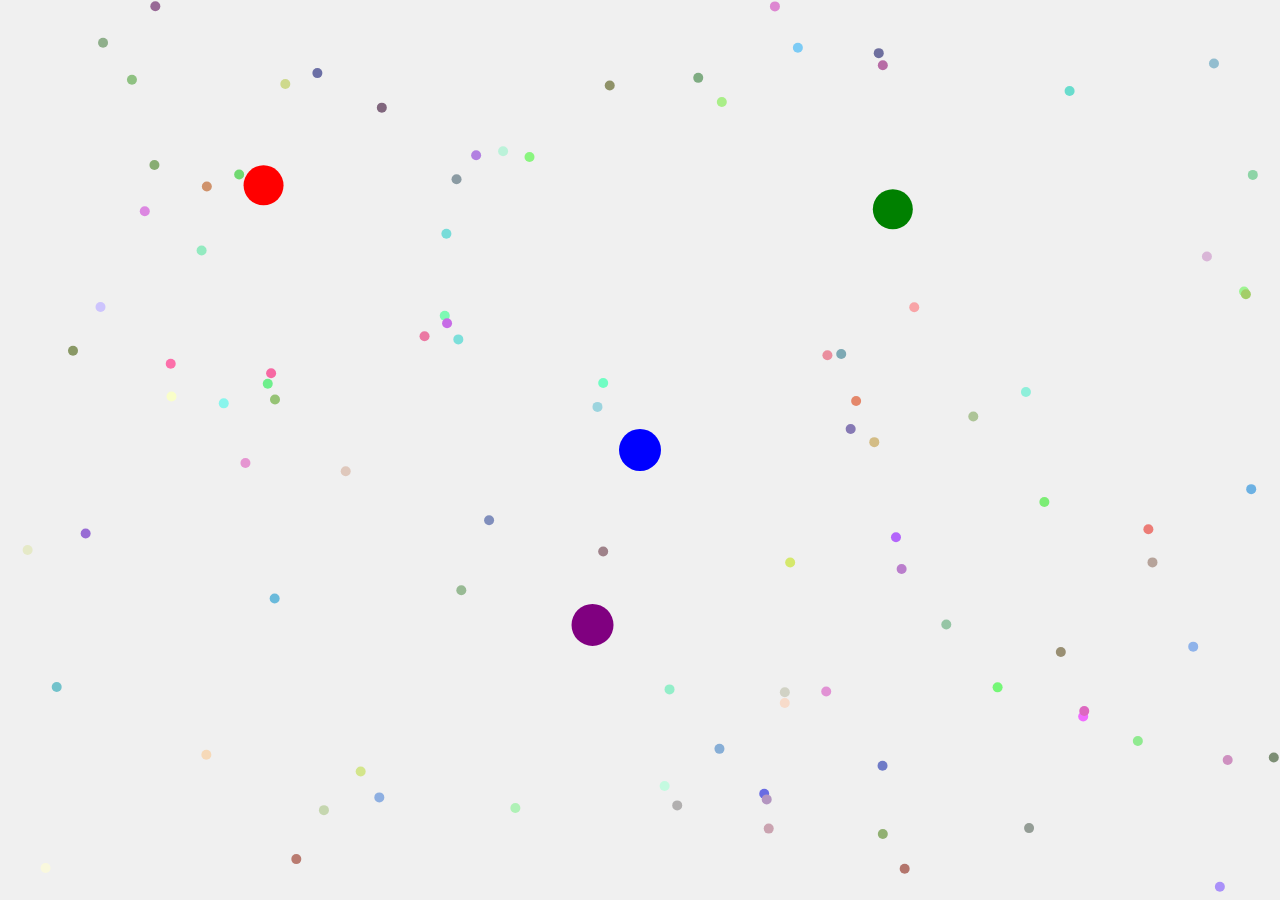
<file: aiwebapp.html>
<!DOCTYPE html>
<html lang="en">
<head>
  <meta charset="UTF-8">
  <meta name="viewport" content="width=device-width, initial-scale=1.0">
  <title>Agar.io Clone</title>
  <style>
    body {
      margin: 0;
      overflow: hidden;
      font-family: Arial, sans-serif;
      background: #f0f0f0;
    }

    canvas {
      display: block;
    }

    #endScreen {
      position: absolute;
      top: 0;
      left: 0;
      width: 100%;
      height: 100%;
      background-color: rgba(0, 0, 0, 0.8);
      display: flex;
      justify-content: center;
      align-items: center;
      flex-direction: column;
      color: white;
      font-size: 2em;
      z-index: 10;
      display: none;
    }

    #playAgain {
      padding: 10px 20px;
      margin-top: 20px;
      font-size: 1em;
      background-color: #007bff;
      color: white;
      border: none;
      border-radius: 5px;
      cursor: pointer;
    }

    #playAgain:hover {
      background-color: #0056b3;
    }
  </style>
</head>
<body>
  <canvas id="gameCanvas"></canvas>
  <div id="endScreen">
    <div id="endMessage"></div>
    <button id="playAgain">Play Again</button>
  </div>

  <script>
    const canvas = document.getElementById('gameCanvas');
    const ctx = canvas.getContext('2d');
    const endScreen = document.getElementById('endScreen');
    const endMessage = document.getElementById('endMessage');
    const playAgain = document.getElementById('playAgain');

    canvas.width = window.innerWidth;
    canvas.height = window.innerHeight;

    // Player variables
    const player = {
      x: canvas.width / 2,
      y: canvas.height / 2,
      radius: 20,
      color: 'blue',
      speed: 2,
      dx: 0,
      dy: 0,
    };

    // AI opponents
    const aiBots = [
      { x: canvas.width / 4, y: canvas.height / 4, radius: 20, color: 'red', speed: 1.5, targetX: 0, targetY: 0 },
      { x: (canvas.width / 4) * 3, y: canvas.height / 4, radius: 20, color: 'green', speed: 1.5, targetX: 0, targetY: 0 },
      { x: canvas.width / 2, y: (canvas.height / 4) * 3, radius: 20, color: 'purple', speed: 1.5, targetX: 0, targetY: 0 },
    ];

    // Food variables
    const foodCount = 100;
    const foodArray = [];

    let gameRunning = true;

    // Utility functions
    function random(min, max) {
      return Math.random() * (max - min) + min;
    }

    function generateFood() {
      for (let i = 0; i < foodCount; i++) {
        foodArray.push({
          x: random(0, canvas.width),
          y: random(0, canvas.height),
          radius: 5,
          color: `rgb(${random(100, 255)}, ${random(100, 255)}, ${random(100, 255)})`,
        });
      }
    }

    function drawCircle(x, y, radius, color) {
      ctx.beginPath();
      ctx.arc(x, y, radius, 0, Math.PI * 2);
      ctx.fillStyle = color;
      ctx.fill();
      ctx.closePath();
    }

    function handleCollisions(entity) {
      for (let i = foodArray.length - 1; i >= 0; i--) {
        const food = foodArray[i];
        const dx = entity.x - food.x;
        const dy = entity.y - food.y;
        const distance = Math.sqrt(dx * dx + dy * dy);

        if (distance < entity.radius + food.radius) {
          foodArray.splice(i, 1); // Remove the food
          entity.radius += 1;    // Increase entity size
        }
      }
    }

    function updatePlayer() {
      player.x += player.dx * player.speed;
      player.y += player.dy * player.speed;

      // Keep player within bounds
      if (player.x - player.radius < 0) player.x = player.radius;
      if (player.x + player.radius > canvas.width) player.x = canvas.width - player.radius;
      if (player.y - player.radius < 0) player.y = player.radius;
      if (player.y + player.radius > canvas.height) player.y = canvas.height - player.radius;
    }

    function updateAI(bot) {
      const dx = bot.targetX - bot.x;
      const dy = bot.targetY - bot.y;
      const distance = Math.sqrt(dx * dx + dy * dy);

      if (distance > 1) {
        bot.x += (dx / distance) * bot.speed;
        bot.y += (dy / distance) * bot.speed;
      } else {
        bot.targetX = random(0, canvas.width);
        bot.targetY = random(0, canvas.height);
      }
    }

    function endGame(message) {
      gameRunning = false;
      endScreen.style.display = 'flex';
      endMessage.textContent = message;
    }

    function checkGameOver() {
      for (let i = aiBots.length - 1; i >= 0; i--) {
        const bot = aiBots[i];
        const dx = player.x - bot.x;
        const dy = player.y - bot.y;
        const distance = Math.sqrt(dx * dx + dy * dy);

        if (distance < player.radius + bot.radius) {
          if (player.radius > bot.radius) {
            player.radius += bot.radius / 2; // Grow the player
            aiBots.splice(i, 1); // Remove eaten bot
          } else {
            endGame('You Lose!');
            return;
          }
        }
      }

      if (aiBots.length === 0) {
        endGame('You Win!');
      }
    }

    function update() {
      if (!gameRunning) return;

      // Clear canvas
      ctx.clearRect(0, 0, canvas.width, canvas.height);

      // Draw player
      drawCircle(player.x, player.y, player.radius, player.color);

      // Draw AI bots
      aiBots.forEach(bot => drawCircle(bot.x, bot.y, bot.radius, bot.color));

      // Draw food
      foodArray.forEach(food => drawCircle(food.x, food.y, food.radius, food.color));

      // Update entities
      updatePlayer();
      aiBots.forEach(updateAI);

      // Handle collisions
      handleCollisions(player);
      aiBots.forEach(handleCollisions);

      // Check game over
      checkGameOver();

      requestAnimationFrame(update);
    }

    // Control player direction
    window.addEventListener('keydown', (e) => {
      if (e.key === 'ArrowUp') { player.dy = -1; player.dx = 0; }
      if (e.key === 'ArrowDown') { player.dy = 1; player.dx = 0; }
      if (e.key === 'ArrowLeft') { player.dx = -1; player.dy = 0; }
      if (e.key === 'ArrowRight') { player.dx = 1; player.dy = 0; }
    });

    // Restart the game
    playAgain.addEventListener('click', () => {
      window.location.reload();
    });

    // Resize canvas on window resize
    window.addEventListener('resize', () => {
      canvas.width = window.innerWidth;
      canvas.height = window.innerHeight;
    });

    // Initialize
    generateFood();
    update();
  </script>
</body>
</html>
</file>
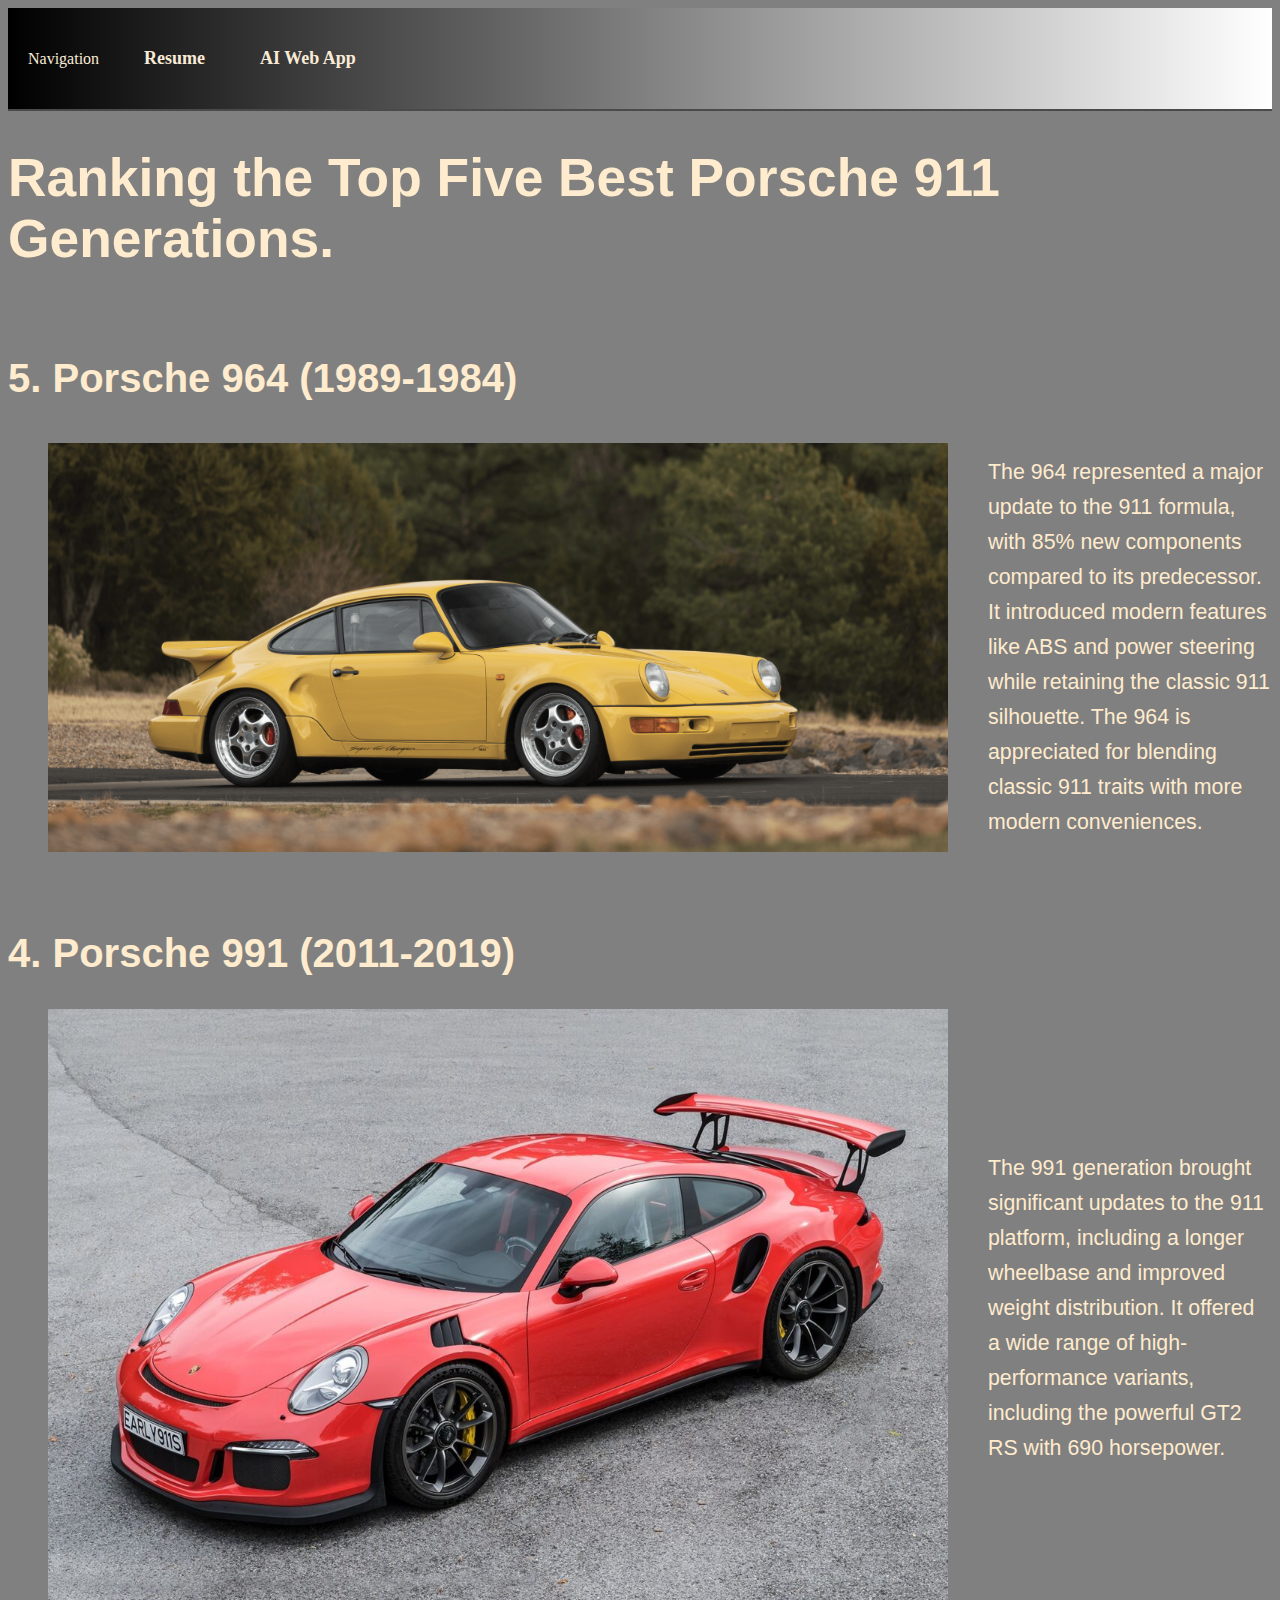
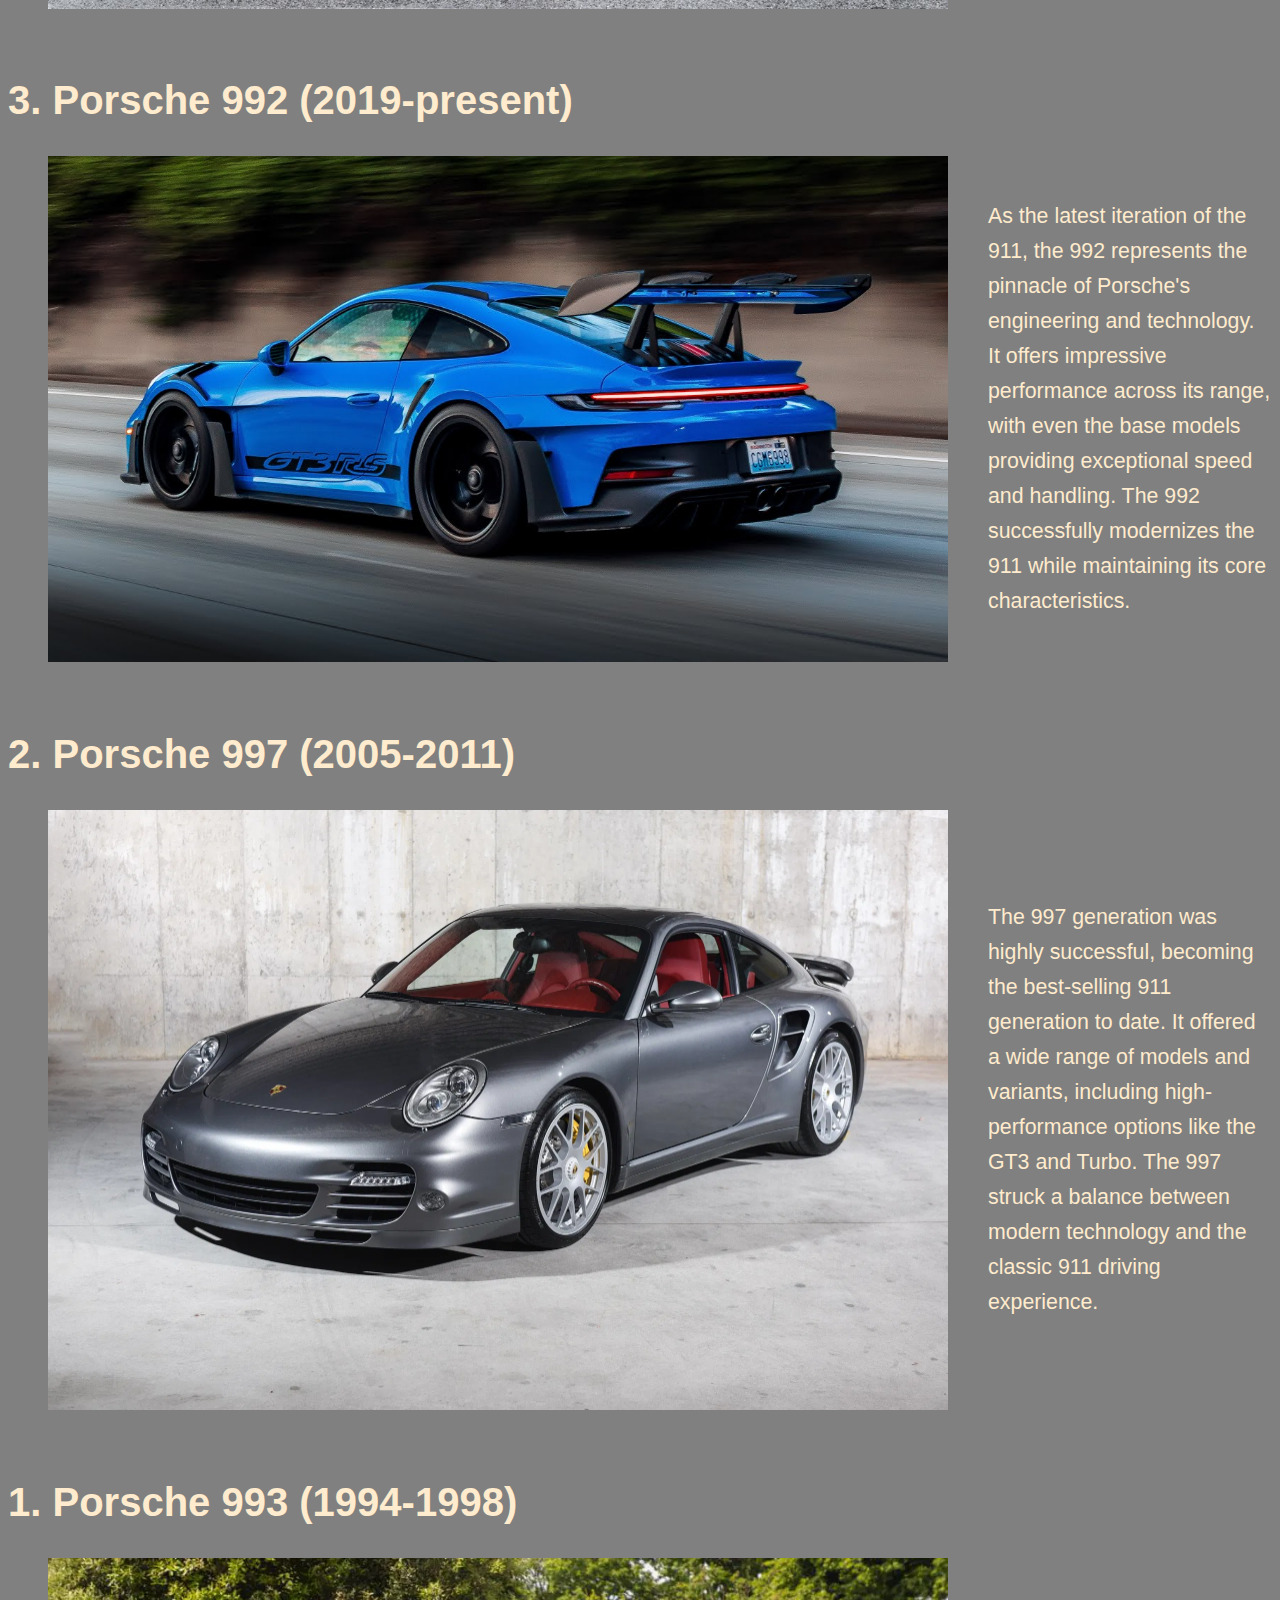
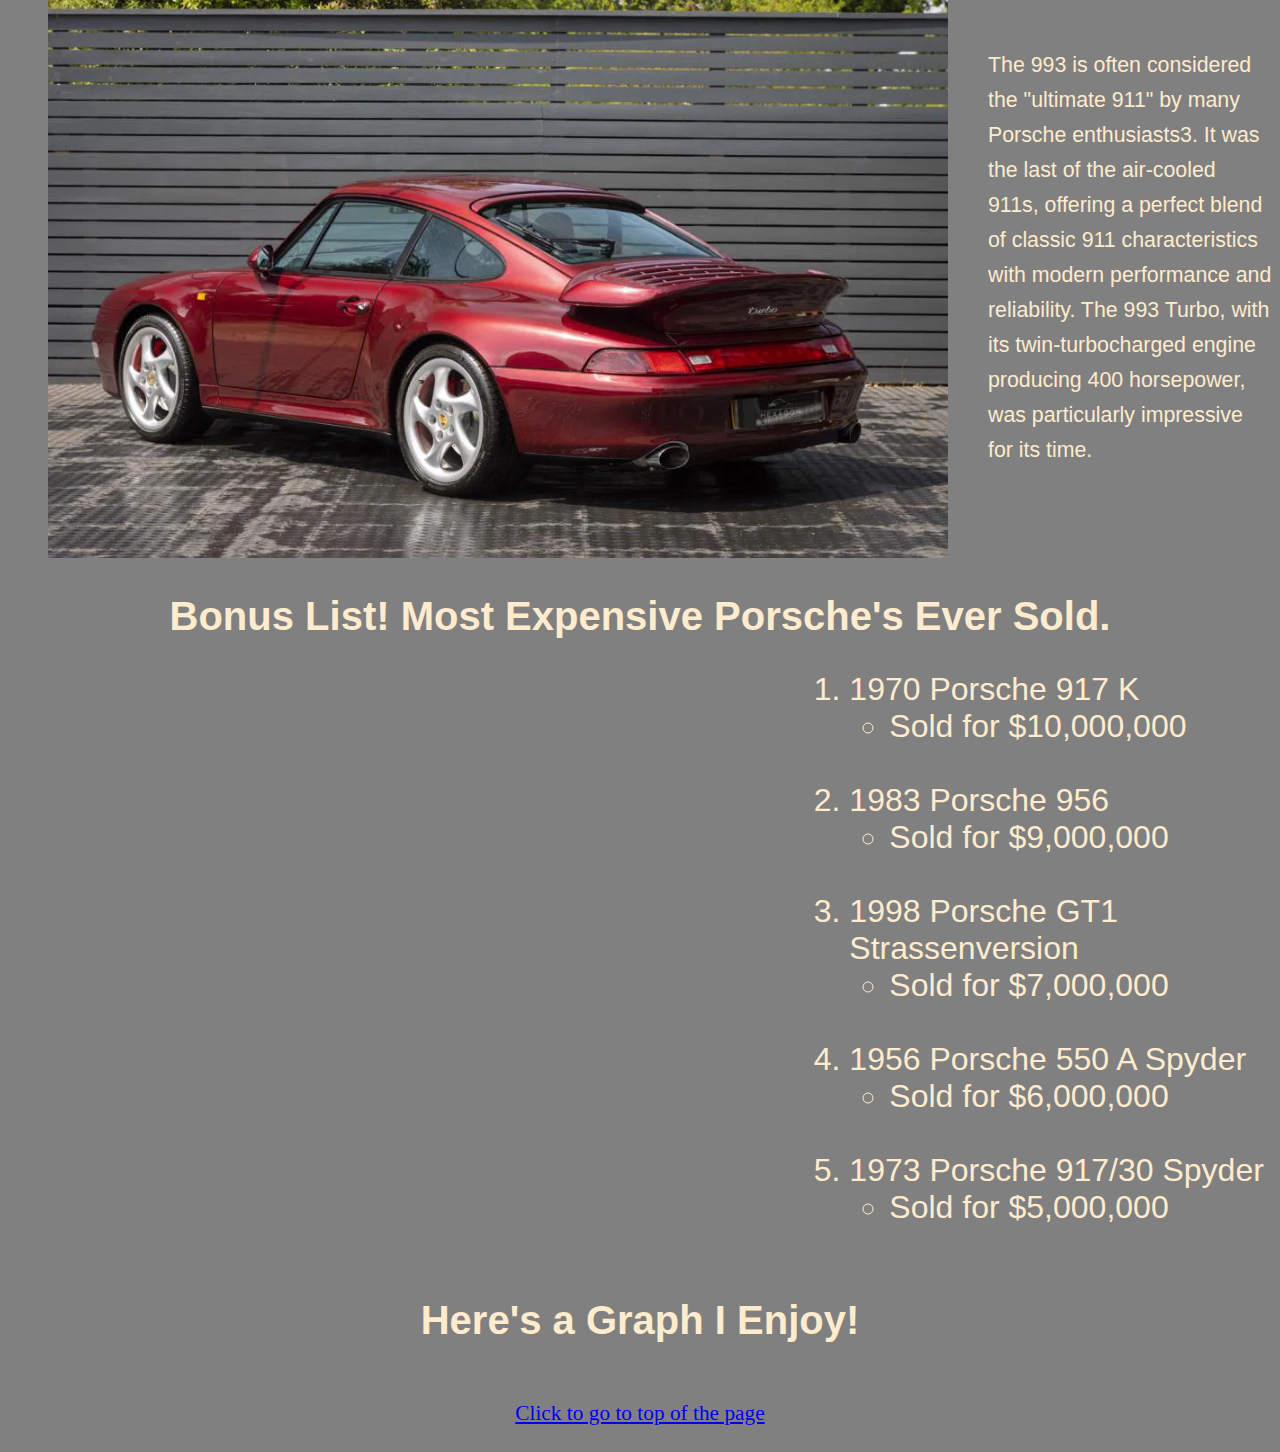
<file: scratch.html>
<!DOCTYPE html>
<html lang="en">

<head>
    <meta charset="UTF-8">
    <meta name="viewport" content="width=device-width, initial-scale=1.0">
    <title>My Final Page</title>
    <link rel="stylesheet" href="css/scratchstyle.css">
</head>
<body>
<nav class="navbar">
    <div class="logo">Navigation</div>
    <ul class="nav-links">
        <li><a href="index.html">Resume</a></li>
        <li><a href="aiwebapp.html">AI Web App</a></li>
    </ul>
</nav>  
<h1 id="topofpage">Ranking the Top Five Best Porsche 911 Generations.</h1>
    <br>
    <h2>5. Porsche 964 (1989-1984)</h2>
    <div class="container">
        <br>
        <br>
        <img src="assets/img/porsche964.png" alt="Porsche 911, 964 Generation" width="900px" height="auto">
        <p>
            The 964 represented a major update to the 911 formula, with 85% new components compared to its predecessor.
            It introduced modern features like ABS and power steering while retaining the classic 911 silhouette. The
            964 is appreciated for blending classic 911 traits with more modern conveniences.
        </p>
    </div>
    <br>
    <br>
    <h2>4. Porsche 991 (2011-2019)</h2>
    <div class="container">
        <br>
        <br>
        <img src="assets/img/porsche991.jpeg" alt="Porsche 911, 991 Generation" width="900px" height="auto">
        <p>
            The 991 generation brought significant updates to the 911 platform, including a longer wheelbase and
            improved weight distribution. It offered a wide range of high-performance variants, including the powerful
            GT2 RS with 690 horsepower.
        </p>
    </div>
    <br>
    <br>
    <h2>3. Porsche 992 (2019-present)</h2>
    <div class="container">
        <br>
        <br>
        <img src="assets/img/992gt3rs.jpg" alt="Porsche 911, 992 Generation" width="900px" height="auto">
        <p>
            As the latest iteration of the 911, the 992 represents the pinnacle of Porsche's engineering and
            technology. It offers impressive performance across its range, with even the base models providing
            exceptional speed and handling. The 992 successfully modernizes the 911 while maintaining its core
            characteristics.
        </p>
    </div>
    <br>
    <br>
    <h2>2. Porsche 997 (2005-2011)</h2>
    <div class="container">
        <br>
        <br>
        <img src="assets/img/997turbos.webp" alt="Porsche 911, 997 Generation" width="900px" height="auto">
        <p>
            The 997 generation was highly successful, becoming the best-selling 911 generation to date. It offered a
            wide range of models and variants, including high-performance options like the GT3 and Turbo. The 997 struck
            a balance between modern technology and the classic 911 driving experience.
        </p>
    </div>
    <br>
    <br>
    <h2>1. Porsche 993 (1994-1998)</h2>
    <div class="container">
        <br>
        <br>
        <img src="assets/img/993turbo.webp" alt="Porsche 911, 993 Generation" width="900px" height="auto">
        <p>
            The 993 is often considered the "ultimate 911" by many Porsche enthusiasts3. It was the last of the
            air-cooled 911s, offering a perfect blend of classic 911 characteristics with modern performance and
            reliability. The 993 Turbo, with its twin-turbocharged engine producing 400 horsepower, was particularly
            impressive for its time.
        </p>
    </div>
    <br>
    <br>
    <h4>Bonus List! Most Expensive Porsche's Ever Sold.</h4>
    <div class="container"">
        
        <iframe width=" 900" height="400"
        src="https://www.youtube.com/embed/8ouEsDfrzDA?si=ieD_t26YF-oP1Ppq&amp;start=1" title="YouTube video player"
        frameborder="0"
        allow="accelerometer; autoplay; clipboard-write; encrypted-media; gyroscope; picture-in-picture; web-share"
        referrerpolicy="strict-origin-when-cross-origin" allowfullscreen></iframe>
        <div class="uldiv">
            <ol>
                <li>1970 Porsche 917 K<ul>
                    <li>Sold for $10,000,000</li>
                    </ul></li>
                    <br>
                <li>1983 Porsche 956<ul>
                    <li>Sold for $9,000,000</li>
                    </ul></li>
                    <br>
                <li>1998 Porsche GT1 Strassenversion<ul>
                    <li>Sold for $7,000,000</li>
                </ul></li>
                <br>
                <li>1956 Porsche 550 A Spyder<ul>
                    <li>Sold for $6,000,000</li>
                    </ul></li>
                    <br>
                <li>1973 Porsche 917/30 Spyder<ul>
                    <li>Sold for $5,000,000</li>
                </ul></li>
            </ol>
        </div>
    </div>
    <h3>Here's a Graph I Enjoy!</h3>
    <div class='tableauPlaceholder' id='viz1733876720824' style='position: relative'><noscript><a href='#'><img
                    alt='Sheet 2 '
                    src='https:&#47;&#47;public.tableau.com&#47;static&#47;images&#47;Sm&#47;SmallGraphs&#47;Sheet2&#47;1_rss.png'
                    style='border: none' /></a></noscript><object class='tableauViz' style='display:none;'>
            <param name='host_url' value='https%3A%2F%2Fpublic.tableau.com%2F' />
            <param name='embed_code_version' value='3' />
            <param name='site_root' value='' />
            <param name='name' value='SmallGraphs&#47;Sheet2' />
            <param name='tabs' value='no' />
            <param name='toolbar' value='yes' />
            <param name='static_image'
                value='https:&#47;&#47;public.tableau.com&#47;static&#47;images&#47;Sm&#47;SmallGraphs&#47;Sheet2&#47;1.png' />
            <param name='animate_transition' value='yes' />
            <param name='display_static_image' value='yes' />
            <param name='display_spinner' value='yes' />
            <param name='display_overlay' value='yes' />
            <param name='display_count' value='yes' />
            <param name='language' value='en-US' />
        </object></div>
    <script
        type='text/javascript'>                  
        var divElement = document.getElementById('viz1733876720824'); 
        var vizElement = divElement.getElementsByTagName('object')[0]; vizElement.style.width = '100%'; vizElement.style.height = (divElement.offsetWidth * 0.75) + 'px'; 
        var scriptElement = document.createElement('script'); scriptElement.src = 'https://public.tableau.com/javascripts/api/viz_v1.js'; vizElement.parentNode.insertBefore(scriptElement, vizElement); </script>
   <br>
    <div class="anchor">
        <a href="#topofpage">Click to go to top of the page</a>
    </div>
    <br>
</body>
</html>
</file>
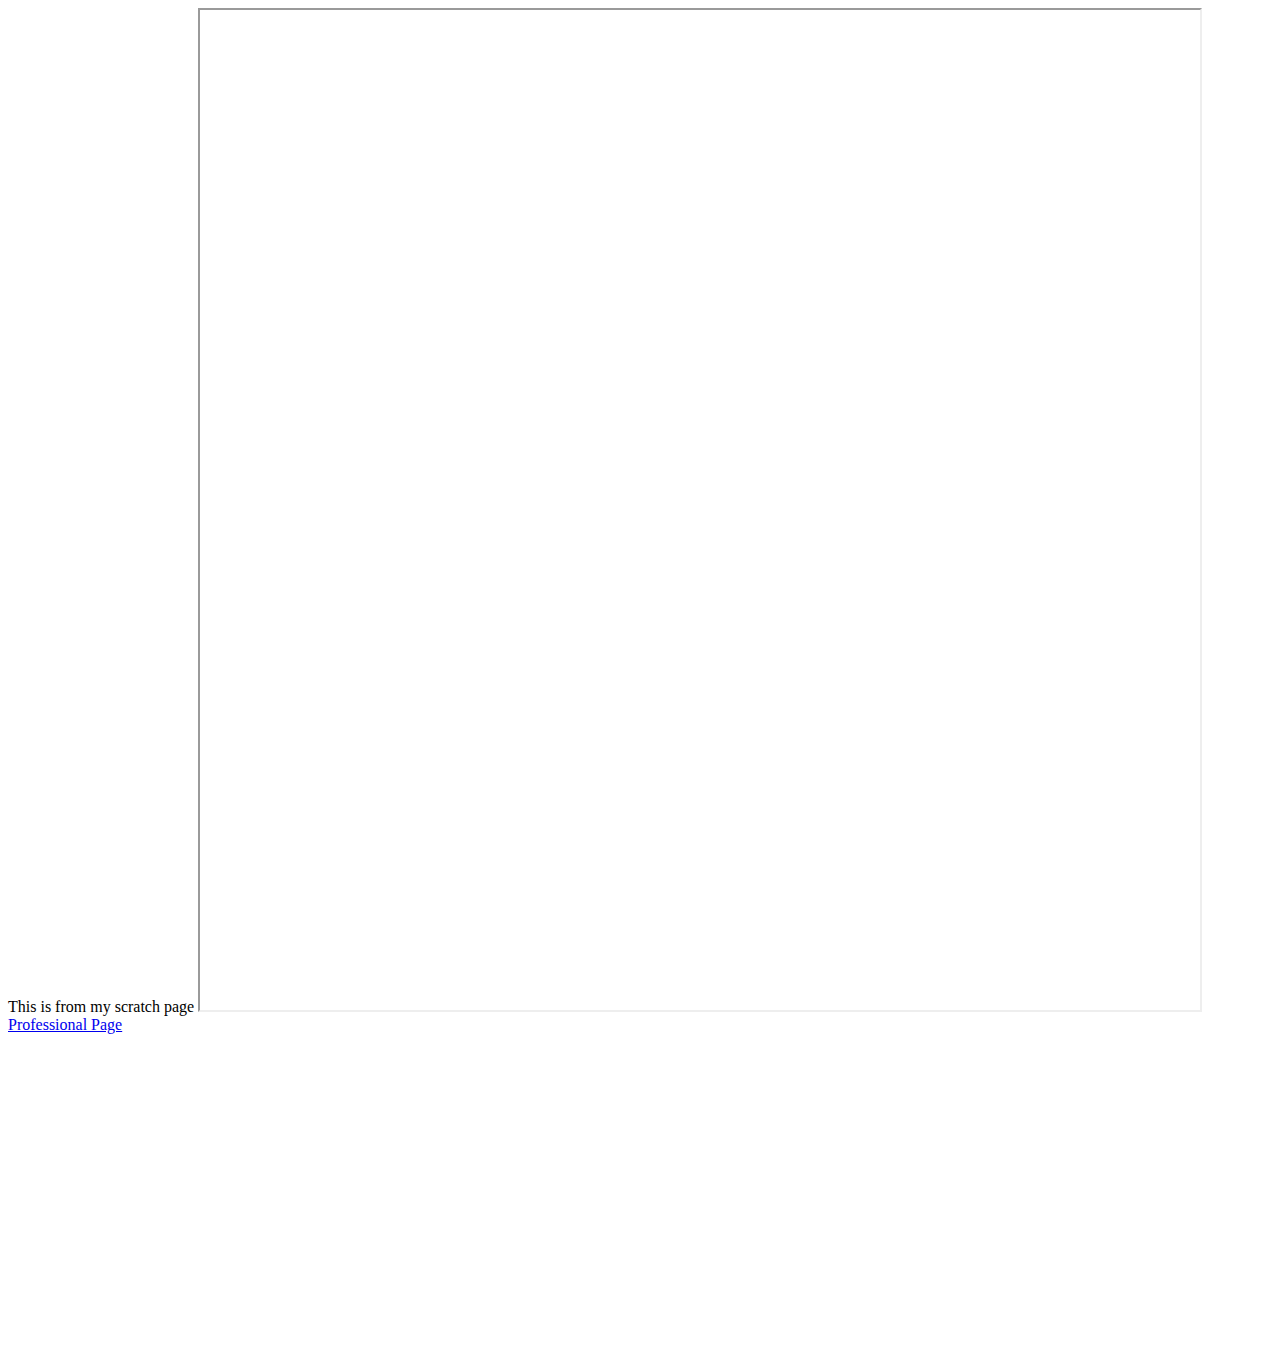
<file: html/fromscratchog.html>
<!DOCTYPE html>
<html lang="en">

<head>
    <meta charset="UTF-8">
    <meta name="viewport" content="width=device-width, initial-scale=1.0">
    <title>Document</title>
</head>

<body>
    This is from my scratch page
    <iframe src="https://www.churchofjesuschrist.org/?lang=eng" width="1000" height="1000"></iframe>
    <a href="../index.html">Professional Page</a>
    <div class='tableauPlaceholder' id='viz1733333850885' style='position: relative'><noscript><a href='#'><img
                    alt='Fruit '
                    src='https:&#47;&#47;public.tableau.com&#47;static&#47;images&#47;US&#47;USFruitConsumption&#47;Fruit&#47;1_rss.png'
                    style='border: none' /></a></noscript><object class='tableauViz' style='display:none;'>
            <param name='host_url' value='https%3A%2F%2Fpublic.tableau.com%2F' />
            <param name='embed_code_version' value='3' />
            <param name='site_root' value='' />
            <param name='name' value='USFruitConsumption&#47;Fruit' />
            <param name='tabs' value='no' />
            <param name='toolbar' value='yes' />
            <param name='static_image'
                value='https:&#47;&#47;public.tableau.com&#47;static&#47;images&#47;US&#47;USFruitConsumption&#47;Fruit&#47;1.png' />
            <param name='animate_transition' value='yes' />
            <param name='display_static_image' value='yes' />
            <param name='display_spinner' value='yes' />
            <param name='display_overlay' value='yes' />
            <param name='display_count' value='yes' />
            <param name='language' value='en-US' />
        </object></div>
    <script
        type='text/javascript'>                    var divElement = document.getElementById('viz1733333850885'); var vizElement = divElement.getElementsByTagName('object')[0]; vizElement.style.width = '900px'; vizElement.style.height = '752px'; var scriptElement = document.createElement('script'); scriptElement.src = 'https://public.tableau.com/javascripts/api/viz_v1.js'; vizElement.parentNode.insertBefore(scriptElement, vizElement);                </script>

    <iframe width="560" height="315" src="https://www.youtube.com/embed/qeWutl38TQw?si=ydqTv-xJy23QUKNB"
        title="YouTube video player" frameborder="0"
        allow="accelerometer; autoplay; clipboard-write; encrypted-media; gyroscope; picture-in-picture; web-share"
        referrerpolicy="strict-origin-when-cross-origin" allowfullscreen></iframe>
</body>

</html>
</file>
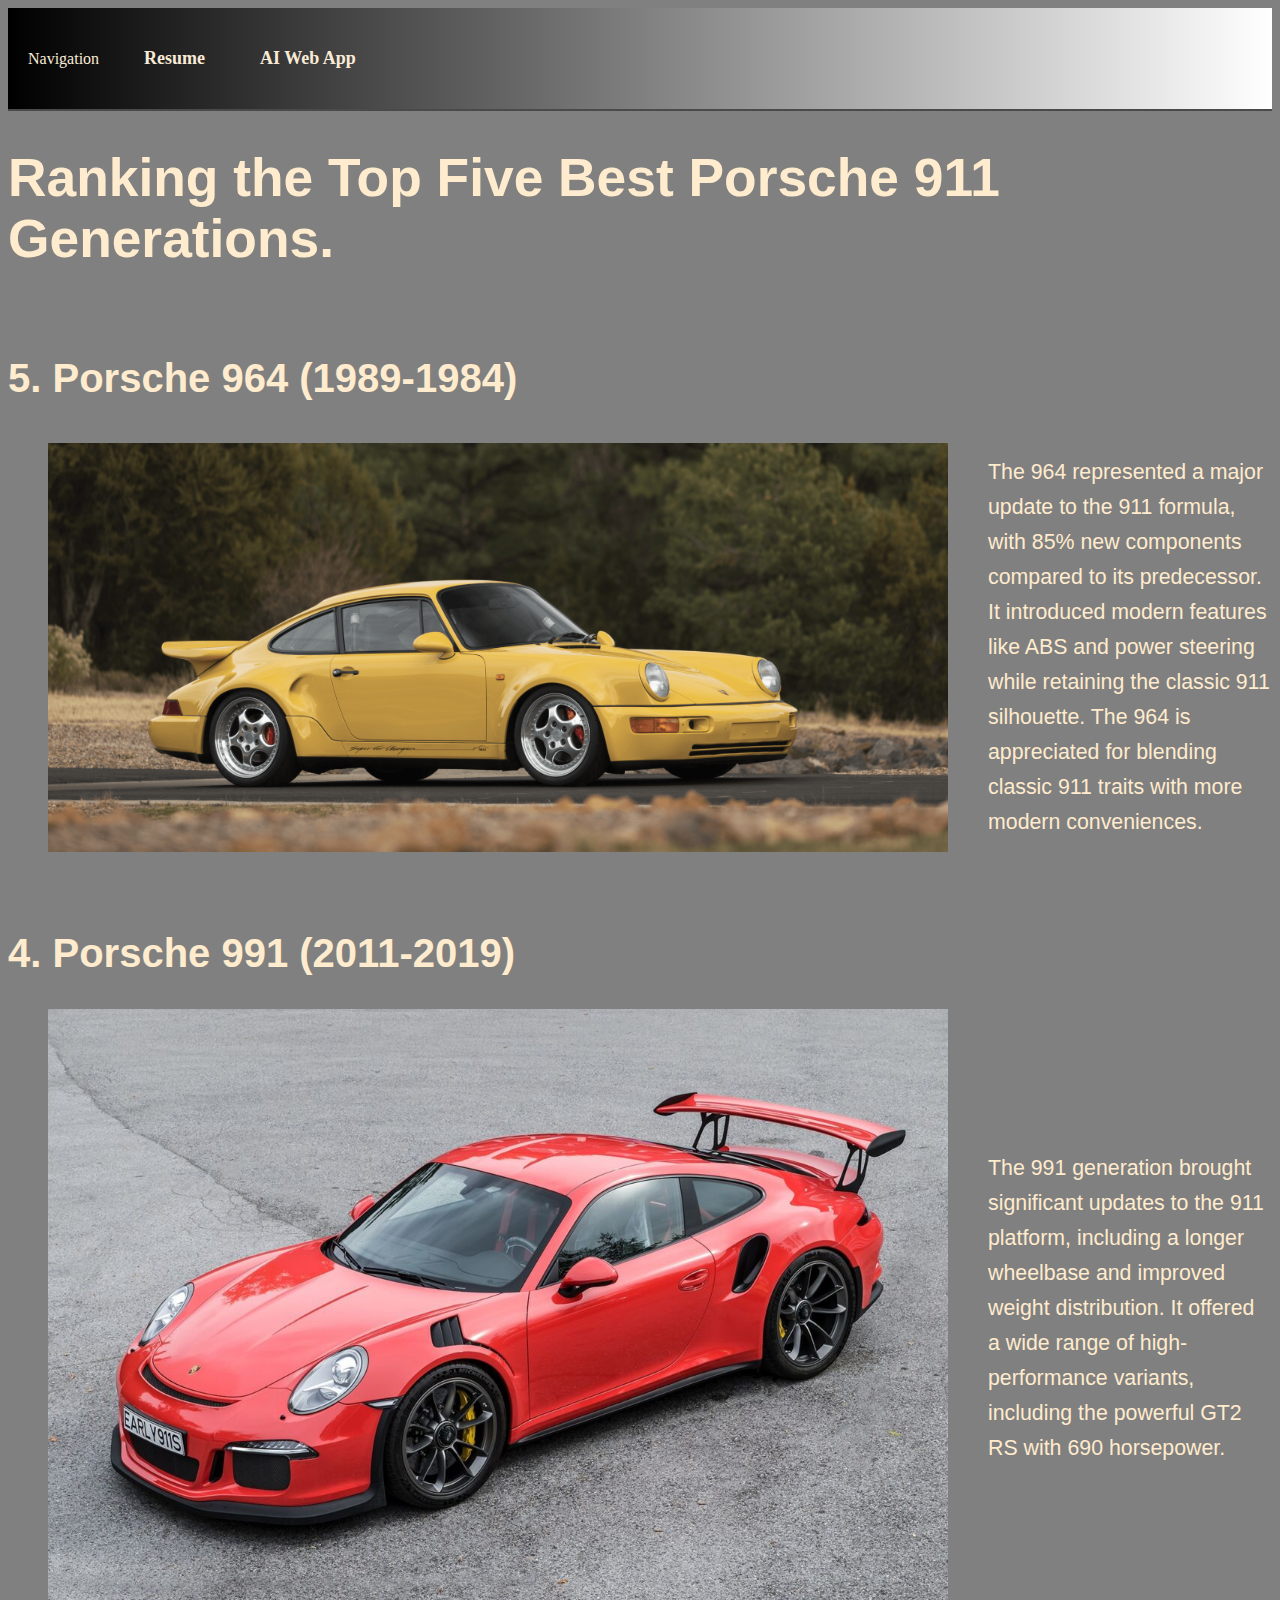
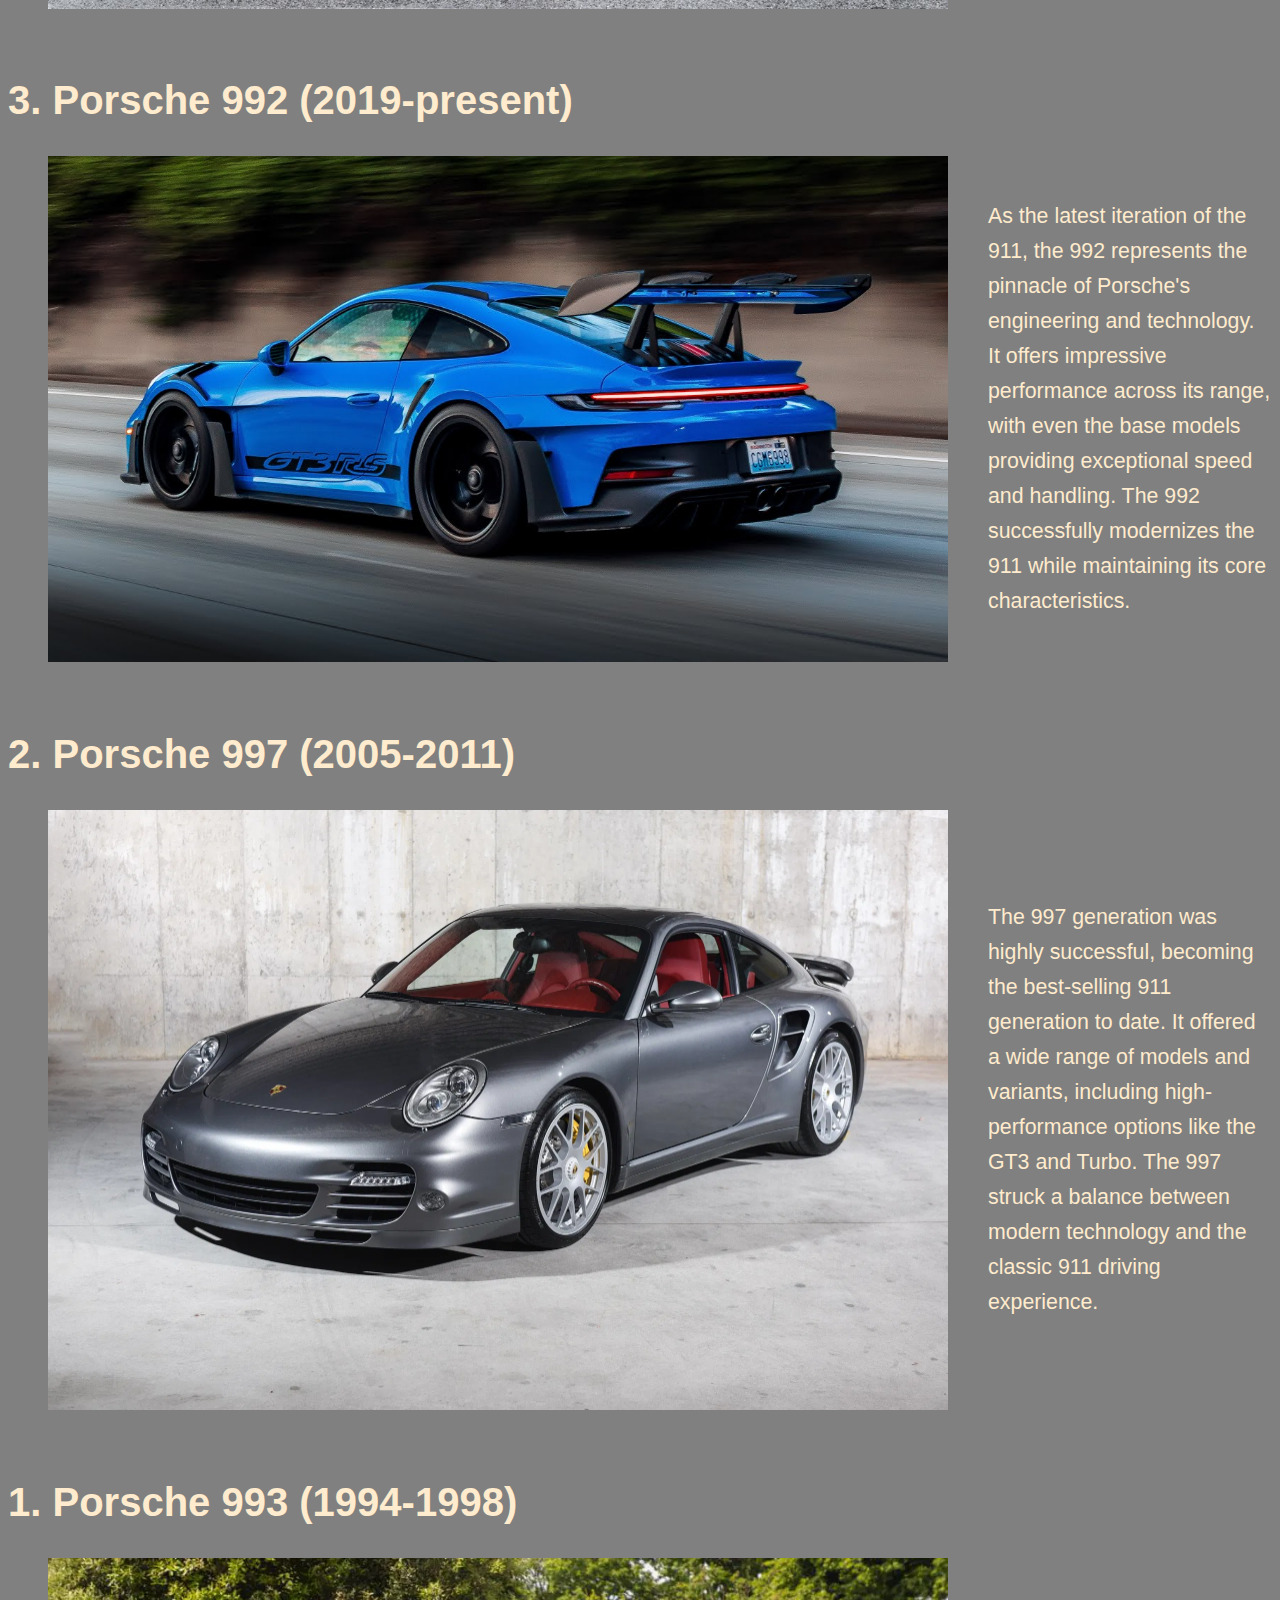
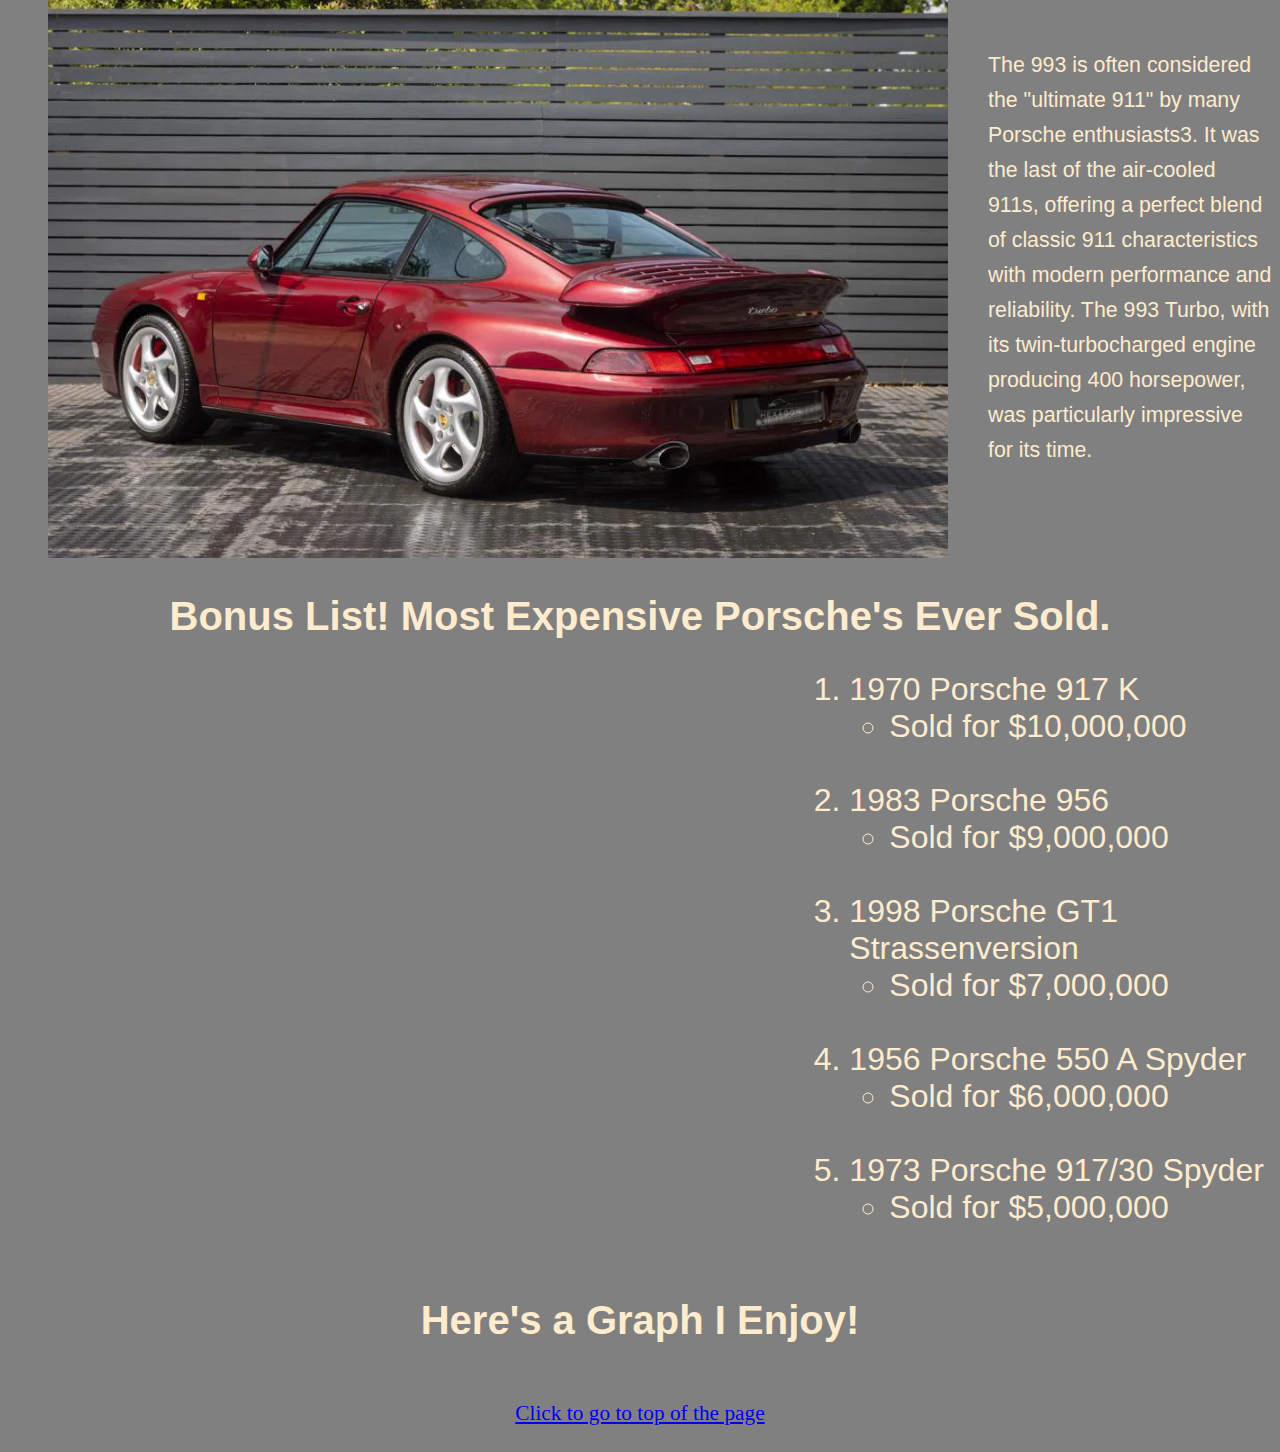
<file: html/scratch.html>
<!DOCTYPE html>
<html lang="en">

<head>
    <meta charset="UTF-8">
    <meta name="viewport" content="width=device-width, initial-scale=1.0">
    <title>My Final Page</title>
    <link rel="stylesheet" href="../css/scratchstyle.css">
</head>
<body>
<nav class="navbar">
    <div class="logo">Navigation</div>
    <ul class="nav-links">
        <li><a href="../index.html">Resume</a></li>
        <li><a href="aiwebapp.html">AI Web App</a></li>
    </ul>
</nav>  
<h1 id="topofpage">Ranking the Top Five Best Porsche 911 Generations.</h1>
    <br>
    <h2>5. Porsche 964 (1989-1984)</h2>
    <div class="container">
        <br>
        <br>
        <img src="../assets/img/porsche964.png" alt="Porsche 911, 964 Generation" width="900px" height="auto">
        <p>
            The 964 represented a major update to the 911 formula, with 85% new components compared to its predecessor.
            It introduced modern features like ABS and power steering while retaining the classic 911 silhouette. The
            964 is appreciated for blending classic 911 traits with more modern conveniences.
        </p>
    </div>
    <br>
    <br>
    <h2>4. Porsche 991 (2011-2019)</h2>
    <div class="container">
        <br>
        <br>
        <img src="../assets/img/porsche991.jpeg" alt="Porsche 911, 991 Generation" width="900px" height="auto">
        <p>
            The 991 generation brought significant updates to the 911 platform, including a longer wheelbase and
            improved weight distribution. It offered a wide range of high-performance variants, including the powerful
            GT2 RS with 690 horsepower.
        </p>
    </div>
    <br>
    <br>
    <h2>3. Porsche 992 (2019-present)</h2>
    <div class="container">
        <br>
        <br>
        <img src="../assets/img/992gt3rs.jpg" alt="Porsche 911, 992 Generation" width="900px" height="auto">
        <p>
            As the latest iteration of the 911, the 992 represents the pinnacle of Porsche's engineering and
            technology. It offers impressive performance across its range, with even the base models providing
            exceptional speed and handling. The 992 successfully modernizes the 911 while maintaining its core
            characteristics.
        </p>
    </div>
    <br>
    <br>
    <h2>2. Porsche 997 (2005-2011)</h2>
    <div class="container">
        <br>
        <br>
        <img src="../assets/img/997turbos.webp" alt="Porsche 911, 997 Generation" width="900px" height="auto">
        <p>
            The 997 generation was highly successful, becoming the best-selling 911 generation to date. It offered a
            wide range of models and variants, including high-performance options like the GT3 and Turbo. The 997 struck
            a balance between modern technology and the classic 911 driving experience.
        </p>
    </div>
    <br>
    <br>
    <h2>1. Porsche 993 (1994-1998)</h2>
    <div class="container">
        <br>
        <br>
        <img src="../assets/img/993turbo.webp" alt="Porsche 911, 993 Generation" width="900px" height="auto">
        <p>
            The 993 is often considered the "ultimate 911" by many Porsche enthusiasts3. It was the last of the
            air-cooled 911s, offering a perfect blend of classic 911 characteristics with modern performance and
            reliability. The 993 Turbo, with its twin-turbocharged engine producing 400 horsepower, was particularly
            impressive for its time.
        </p>
    </div>
    <br>
    <br>
    <h4>Bonus List! Most Expensive Porsche's Ever Sold.</h4>
    <div class="container"">
        
        <iframe width=" 900" height="400"
        src="https://www.youtube.com/embed/8ouEsDfrzDA?si=ieD_t26YF-oP1Ppq&amp;start=1" title="YouTube video player"
        frameborder="0"
        allow="accelerometer; autoplay; clipboard-write; encrypted-media; gyroscope; picture-in-picture; web-share"
        referrerpolicy="strict-origin-when-cross-origin" allowfullscreen></iframe>
        <div class="uldiv">
            <ol>
                <li>1970 Porsche 917 K<ul>
                    <li>Sold for $10,000,000</li>
                    </ul></li>
                    <br>
                <li>1983 Porsche 956<ul>
                    <li>Sold for $9,000,000</li>
                    </ul></li>
                    <br>
                <li>1998 Porsche GT1 Strassenversion<ul>
                    <li>Sold for $7,000,000</li>
                </ul></li>
                <br>
                <li>1956 Porsche 550 A Spyder<ul>
                    <li>Sold for $6,000,000</li>
                    </ul></li>
                    <br>
                <li>1973 Porsche 917/30 Spyder<ul>
                    <li>Sold for $5,000,000</li>
                </ul></li>
            </ol>
        </div>
    </div>
    <h3>Here's a Graph I Enjoy!</h3>
    <div class='tableauPlaceholder' id='viz1733876720824' style='position: relative'><noscript><a href='#'><img
                    alt='Sheet 2 '
                    src='https:&#47;&#47;public.tableau.com&#47;static&#47;images&#47;Sm&#47;SmallGraphs&#47;Sheet2&#47;1_rss.png'
                    style='border: none' /></a></noscript><object class='tableauViz' style='display:none;'>
            <param name='host_url' value='https%3A%2F%2Fpublic.tableau.com%2F' />
            <param name='embed_code_version' value='3' />
            <param name='site_root' value='' />
            <param name='name' value='SmallGraphs&#47;Sheet2' />
            <param name='tabs' value='no' />
            <param name='toolbar' value='yes' />
            <param name='static_image'
                value='https:&#47;&#47;public.tableau.com&#47;static&#47;images&#47;Sm&#47;SmallGraphs&#47;Sheet2&#47;1.png' />
            <param name='animate_transition' value='yes' />
            <param name='display_static_image' value='yes' />
            <param name='display_spinner' value='yes' />
            <param name='display_overlay' value='yes' />
            <param name='display_count' value='yes' />
            <param name='language' value='en-US' />
        </object></div>
    <script
        type='text/javascript'>                  
        var divElement = document.getElementById('viz1733876720824'); 
        var vizElement = divElement.getElementsByTagName('object')[0]; vizElement.style.width = '100%'; vizElement.style.height = (divElement.offsetWidth * 0.75) + 'px'; 
        var scriptElement = document.createElement('script'); scriptElement.src = 'https://public.tableau.com/javascripts/api/viz_v1.js'; vizElement.parentNode.insertBefore(scriptElement, vizElement); </script>
   <br>
    <div class="anchor">
        <a href="#topofpage">Click to go to top of the page</a>
    </div>
    <br>
</body>
</html>
</file>
<file: css/scratchstyle.css>
h2{
    color: blanchedalmond;
    font-size: 30pt;
    font-family: 'Gill Sans', 'Gill Sans MT', Calibri, 'Trebuchet MS', sans-serif;

}
p{
    font-size: 16pt;
    color: blanchedalmond;
    font-family: 'Lucida Sans', 'Lucida Sans Regular', 'Lucida Grande', 'Lucida Sans Unicode', Geneva, Verdana, sans-serif;
    line-height: 35px;
}
h1{
    font-size: 40pt;
    color: blanchedalmond;
    font-family: 'Lucida Sans', 'Lucida Sans Regular', 'Lucida Grande', 'Lucida Sans Unicode', Geneva, Verdana, sans-serif;
}
body{
    background-color: gray;
}
.container{
    display: flex;
    align-items: center;
    gap: 40px;
}
.uldiv{
    color: blanchedalmond;
    font-size: 24pt;
    padding: 30px;
    border: 100px;
    margin: 50px;
    font-family: 'Lucida Sans', 'Lucida Sans Regular', 'Lucida Grande', 'Lucida Sans Unicode', Geneva, Verdana, sans-serif;
}
.tableauPlaceholder{
    width: 900px !important;
    height: auto !important;
    margin-left:17%;
    margin-bottom: 15px;
}
h3{
    text-align: center;
    color: blanchedalmond;
    font-size: 30pt;
    font-family: 'Gill Sans', 'Gill Sans MT', Calibri, 'Trebuchet MS', sans-serif;
}
.anchor{
    font-size: 16pt;
    text-align: center;
}
/* Navigation bar styling */
nav {
    color: antiquewhite;
    background: linear-gradient(90deg, #000000, #ffffff); /* Gradient with gray colors */
    padding: 10px 20px;
    display: flex;
    align-items: center;
    justify-content: start; /* Align items to the left */
    border-bottom: 2px solid #4a4a4a;
  }
  /* Navigation tabs styling */
  nav a {
    color: antiquewhite;
    text-decoration: none;
    font-size: 18px;
    font-weight: bold;
    padding: 10px 15px;
    border-radius: 5px;
    margin-right: 15px; /* Space between tabs */
    transition: background-color 0.3s, transform 0.3s; /* Smooth effects */
  }
  /* Hover effect for tabs */
  nav a:hover {
    background-color: #4a4a4a;
    transform: scale(1.1); /* Slight zoom effect */
  }
  
  /* Specific styling for "Navigation" */
  nav a.navigation {
    color: #f0e68c; /* Highlighted color for differentiation */
    font-style: italic;
  }
  nav ul {
    list-style: none; /* Removes bullet points */
    display: flex; /* Arranges items in a row */
    justify-content: flex-end; /* Aligns items to the left */
    gap: 10px; /* Adds space between items */
    margin: 0; /* Removes default margin */
    padding: 30px; /* Removes default padding */
}
nav li {
    display: inline; /* Ensures the items remain inline */
}
h4{
    color: blanchedalmond;
    font-size: 30pt;
    font-family: 'Gill Sans', 'Gill Sans MT', Calibri, 'Trebuchet MS', sans-serif;
    text-align: center;
    padding: 0;
    margin: 0;
    padding: 0;
}  
.uldiv{
    margin: 0;
    border: 0;
    padding: 0;
    position: static;
}
</file>
